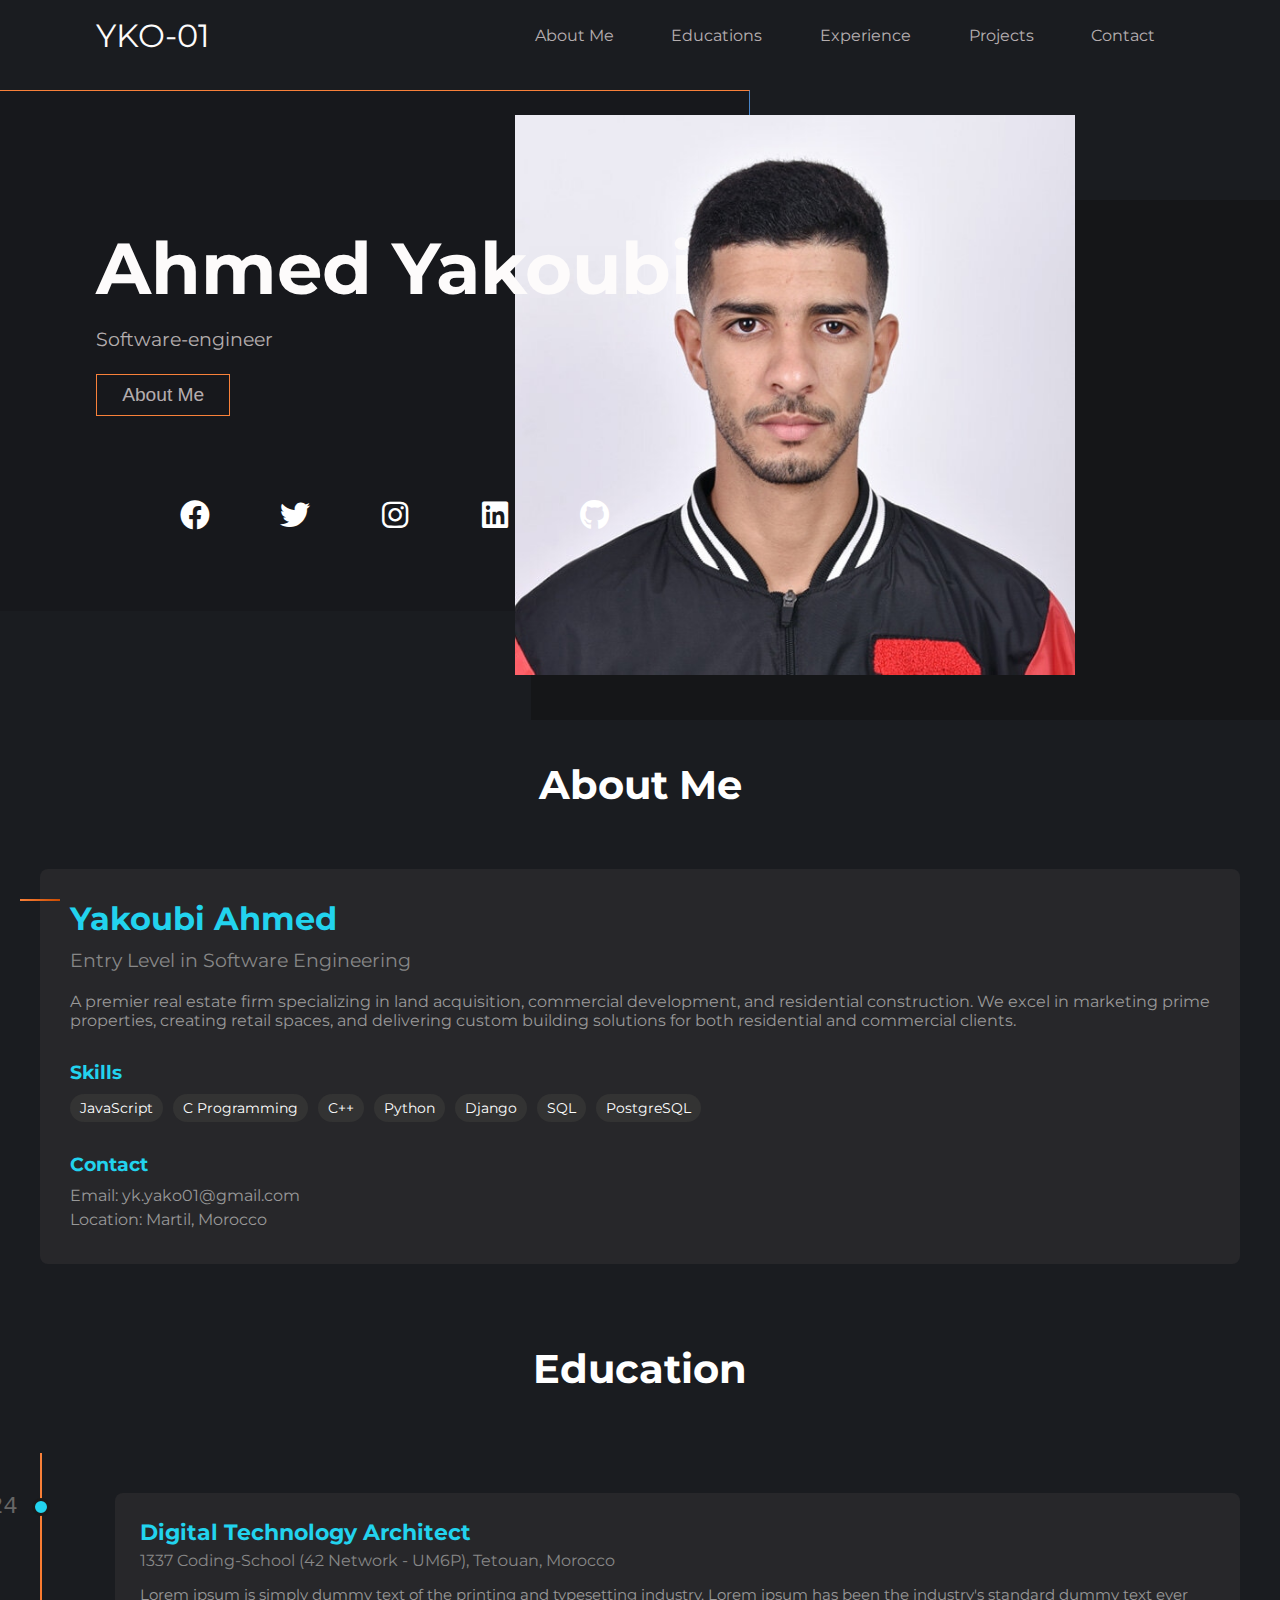
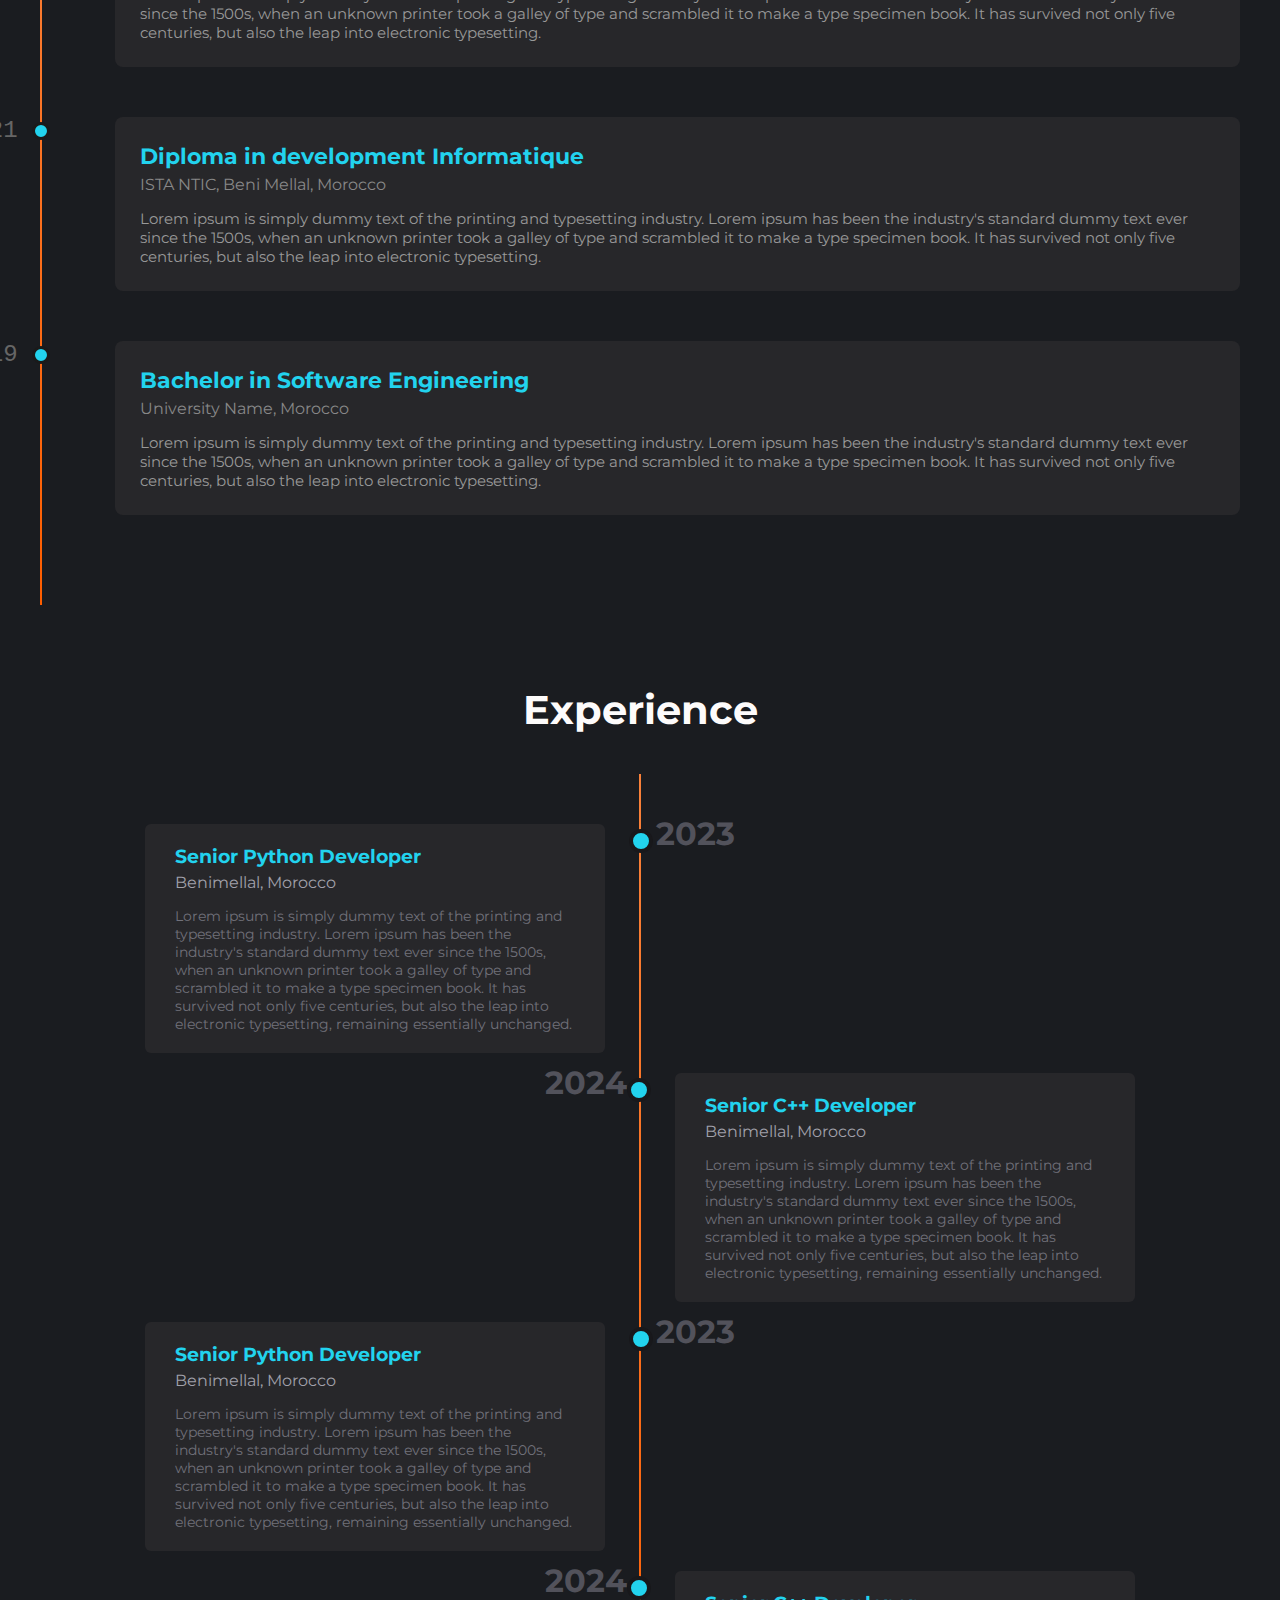
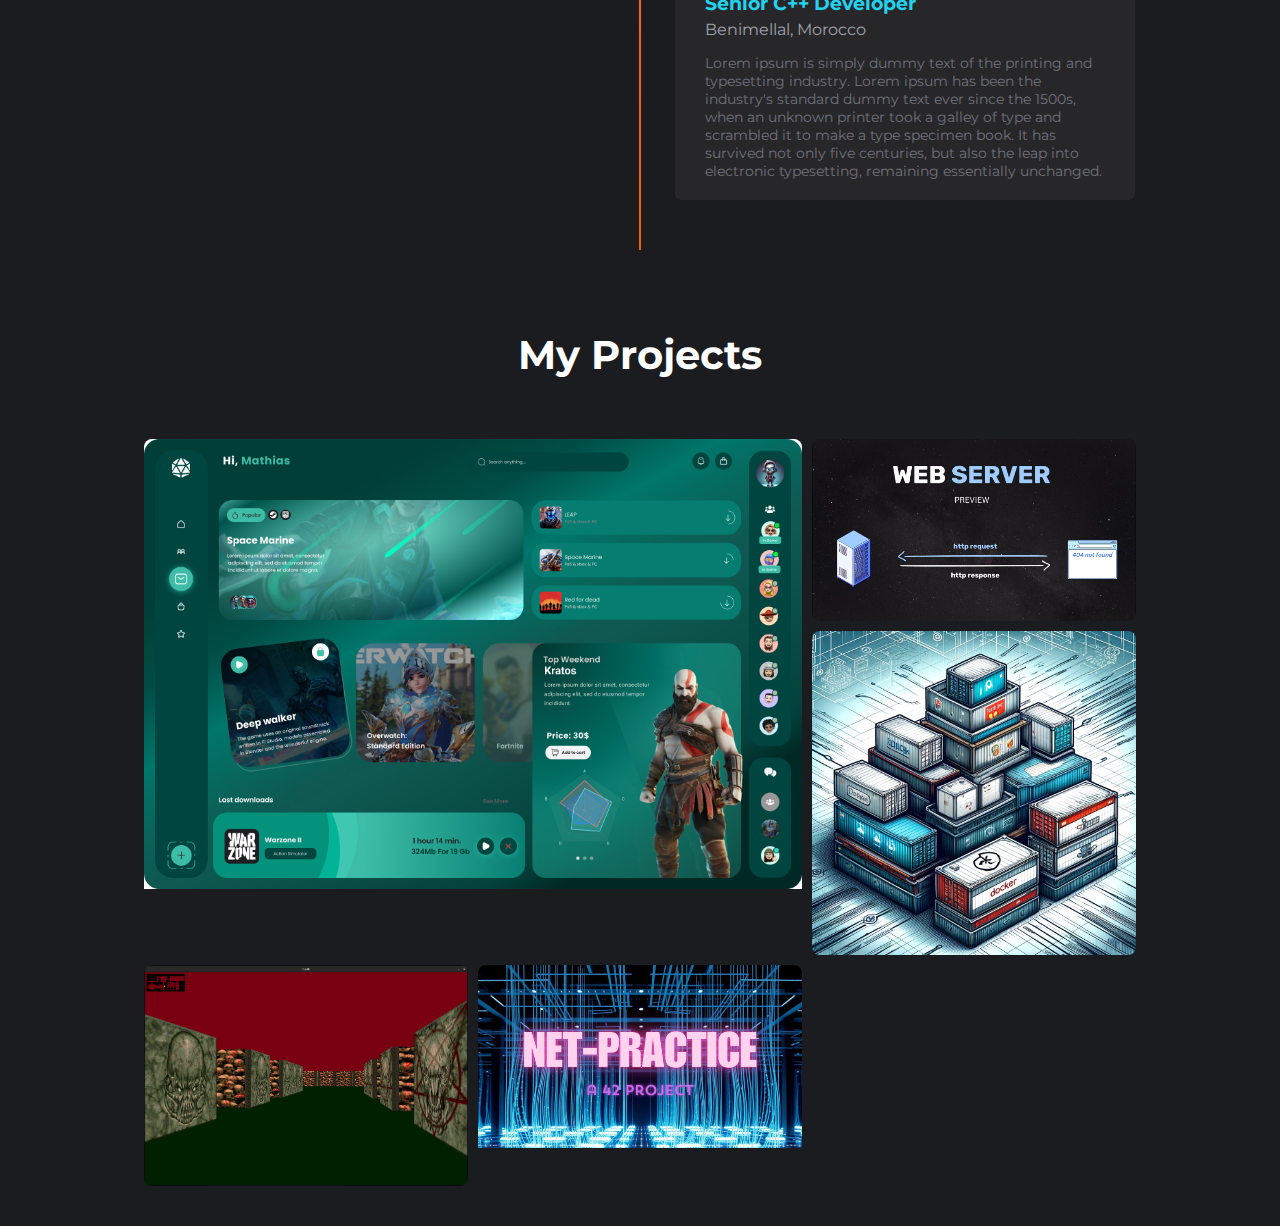
<file: index.html>
<!DOCTYPE html>
<html lang="en">
<head>
    <meta charset="UTF-8">
    <meta name="viewport" content="width=device-width, initial-scale=1.0">
    <title>Ahmed Yakoubi</title>
    <link rel="stylesheet" href="style/style.css">
    <link rel="stylesheet" href="https://cdnjs.cloudflare.com/ajax/libs/font-awesome/6.0.0/css/all.min.css">
</head>
<body>
    <header class="nav center">
        <p class="logo">YKO-01</p>
        <input type="checkbox" name="" class="checkBtn"/>
        <ol class="center">
            <a href="#about-me"><li>About Me</li></a>
            <a href="#education"><li>Educations</li></a>
            <a href="#experience"><li>Experience</li></a>
            <a href="#projects"><li>Projects</li></a>
            <a href=""><li>Contact</li></a>
        </ol>
    </header>
    <section class="main">
        <div class="box">
            <h1>Ahmed Yakoubi</h1>
            <p>Software-engineer</p>
            <button class="btn">About Me</button>
            <div class="wrapper">
                <div class="icon facebook">
                    <div class="tooltip">facebook</div>
                    <span><i class="fa-brands fa-facebook"></i></span>
                </div>
                <div class="icon twitter">
                    <div class="tooltip">Twitter</div>
                    <span><i class="fa-brands fa-twitter"></i></span>
                </div>
                <div class="icon instagram">
                    <div class="tooltip">Instagram</div>
                    <span><i class="fa-brands fa-instagram"></i></span>
                </div>
                <div class="icon linkedin">
                    <div class="tooltip">Linkedin</div>
                    <span><i class="fa-brands fa-linkedin"></i></span>
                </div>
                <div class="icon github">
                    <div class="tooltip">Github</div>
                    <span><i class="fa-brands fa-github"></i></span>
                </div>
            </div>
        </div>
        <img src="../media/profile1.jpg" alt="">
    </section>
    <div class="about-me" id="about-me">
        <h1>About Me</h1>
        <div class="about-content">
            <!-- <div class="profile-image">
                <img src="/placeholder.svg?height=300&width=300" alt="Profile Picture">
            </div> -->
            <div class="bio">
                <h2>Yakoubi Ahmed</h2>
                <h3>Entry Level in Software Engineering</h3>
          <p>A premier real estate firm specializing in land acquisition, commercial development, and residential construction. We excel in marketing prime properties, creating retail spaces, and delivering custom building solutions for both residential and commercial clients.</p>
          <div class="skills">
                    <h4>Skills</h4>
                    <ul>
                        <li>JavaScript</li>
                        <li>C Programming</li>
                        <li>C++</li>
                        <li>Python</li>
                        <li>Django</li>
                        <li>SQL</li>
                        <li>PostgreSQL</li>
                    </ul>
                </div>
                <div class="contact-info">
                    <h4>Contact</h4>
                    <p>Email: yk.yako01@gmail.com</p>
                    <p>Location: Martil, Morocco</p>
                </div>
            </div>
        </div>
    </div>
    <div class="education" id="education">
        <h1>Education</h1>
        <div class="timeline">
            <div class="timeline-item">
                <div class="year">2024</div>
                <div class="dot"></div>
                <div class="content">
                    <h2>Digital Technology Architect</h2>
                    <h3>1337 Coding-School (42 Network - UM6P), Tetouan, Morocco</h3>
                    <p>Lorem ipsum is simply dummy text of the printing and typesetting industry. Lorem ipsum has been the industry's standard dummy text ever since the 1500s, when an unknown printer took a galley of type and scrambled it to make a type specimen book. It has survived not only five centuries, but also the leap into electronic typesetting.</p>
                </div>
            </div>

            <div class="timeline-item">
                <div class="year">2021</div>
                <div class="dot"></div>
                <div class="content">
                    <h2>Diploma in development Informatique</h2>
                    <h3>ISTA NTIC, Beni Mellal, Morocco</h3>
                    <p>Lorem ipsum is simply dummy text of the printing and typesetting industry. Lorem ipsum has been the industry's standard dummy text ever since the 1500s, when an unknown printer took a galley of type and scrambled it to make a type specimen book. It has survived not only five centuries, but also the leap into electronic typesetting.</p>
                </div>
            </div>
            <div class="timeline-item">
                <div class="year">2019</div>
                <div class="dot"></div>
                <div class="content">
                    <h2>Bachelor in Software Engineering</h2>
                    <h3>University Name, Morocco</h3>
                    <p>Lorem ipsum is simply dummy text of the printing and typesetting industry. Lorem ipsum has been the industry's standard dummy text ever since the 1500s, when an unknown printer took a galley of type and scrambled it to make a type specimen book. It has survived not only five centuries, but also the leap into electronic typesetting.</p>
                </div>
            </div>
        </div>
    </div>
    <div class="experiece" id="experience">
        <h1>Experience</h1>
        <div class="timeline">
            <div class="timeline-item">
                <div class="year">2023</div>
                <div class="content">
                    <h2>Senior Python Developer</h2>
                    <h3>Benimellal, Morocco</h3>
                    <p>Lorem ipsum is simply dummy text of the printing and typesetting industry. Lorem ipsum has been the industry's standard dummy text ever since the 1500s, when an unknown printer took a galley of type and scrambled it to make a type specimen book. It has survived not only five centuries, but also the leap into electronic typesetting, remaining essentially unchanged.</p>
                </div>
            </div>
            <div class="timeline-item">
                <div class="year">2024</div>
                <div class="content">
                    <h2>Senior C++ Developer</h2>
                    <h3>Benimellal, Morocco</h3>
                    <p>Lorem ipsum is simply dummy text of the printing and typesetting industry. Lorem ipsum has been the industry's standard dummy text ever since the 1500s, when an unknown printer took a galley of type and scrambled it to make a type specimen book. It has survived not only five centuries, but also the leap into electronic typesetting, remaining essentially unchanged.</p>
                </div>
            </div>
            <div class="timeline-item">
                <div class="year">2023</div>
                <div class="content">
                    <h2>Senior Python Developer</h2>
                    <h3>Benimellal, Morocco</h3>
                    <p>Lorem ipsum is simply dummy text of the printing and typesetting industry. Lorem ipsum has been the industry's standard dummy text ever since the 1500s, when an unknown printer took a galley of type and scrambled it to make a type specimen book. It has survived not only five centuries, but also the leap into electronic typesetting, remaining essentially unchanged.</p>
                </div>
            </div>
            <div class="timeline-item">
                <div class="year">2024</div>
                <div class="content">
                    <h2>Senior C++ Developer</h2>
                    <h3>Benimellal, Morocco</h3>
                    <p>Lorem ipsum is simply dummy text of the printing and typesetting industry. Lorem ipsum has been the industry's standard dummy text ever since the 1500s, when an unknown printer took a galley of type and scrambled it to make a type specimen book. It has survived not only five centuries, but also the leap into electronic typesetting, remaining essentially unchanged.</p>
                </div>
            </div>
        </div>
    </div>
    <div class="projects" id="projects">
        <h1>My Projects</h1>
        <div class="project-list">
            <div class="project-item large">
                <img src="media/trn.jpg" alt="Project 1">
                <div class="project-content">
                    <h2>Gaming Platform with AI and Secure User Management</h2>
                    <p>Built a feature-rich gaming platform using Django as the backend framework. The project integrates multiplayer functionality, AI-driven gameplay,
                        and secure authentication methods. Ensured scalability and maintainability with modular architecture and DevOps practices.</p>
                    <!-- <div class="project-tags">
                        <span>React</span>
                        <span>Node.js</span>
                        <span>MongoDB</span>
                    </div> -->
                    <a href="#" class="project-link">View Project</a>
                </div>
              </div>
              <div class="project-item">
                <img src="media/webserve.jpg" alt="Project 5">
                <div class="project-content">
                    <h2>HTTP Server Implementation in C++</h2>
                    <p>Developed a robust HTTP server from scratch using C++98, demonstrating deep understanding of network protocols, server-side programming, and
                        system-level operations.</p>
                    <!-- <div class="project-tags">
                        <span>JavaScript</span>
                        <span>API Integration</span>
                        <span>CSS3</span>
                        <span>Django</span>
                        <span>PostgreSQL</span>
                        <span>Docker</span>
                    </div> -->
                    <a href="#" class="project-link">View Project</a>
                </div>
              </div>
              <div class="project-item">
                <img src="media/incep.webp" alt="Project 3">
                <div class="project-content">
                    <h2>Docker-based Web Infrastructure Implementation</h2>
                    <p>Designed and implemented a scalable web infrastructure using Docker, ensuring high availability and fault tolerance for a range of web applications.</p>
                    <a href="#" class="project-link">View Project</a>
                </div>
              </div>
              <div class="project-item">
                <img src="media/cub3d.png" alt="Project 2">
                <div class="project-content">
                    <h2>cub3D (Raycasting Game Engine)</h2>
                    <p>Developed a 3D game engine from scratch using C and the raycasting technique. The project emphasizes algorithmic thinking, memory management, and
                        performance optimization.</p>
                    <a href="#" class="project-link">View Project</a>
                </div>
              </div>
              <div class="project-item highlighted">
                <img src="media/net.jpg" alt="Project 4">
                <div class="project-content">
                    <h2>Network Configuration Simulator</h2>
                    <p>Completed a hands-on networking project involving TCP/IP addressing and network troubleshooting through a web-based simulation interface.</p>
                    <a href="#" class="project-link">View Project</a>
              </div>
              <!-- <div class="project-item">
                <img src="image5.jpg" alt="Project 5">
              </div>
              <div class="project-item">
                <img src="image6.jpg" alt="Project 6">
              </div>
              <div class="project-item">
                <img src="image7.jpg" alt="Project 7"> -->
            <!-- <div class="project-item"> -->
                <!-- <div class="project-image">
                    <img src="../media/image.png" alt="Project 1">
                </div>
                <div class="project-content">
                    <h2>ft_transcendence(Gaming Platform with AI and Secure User Management)</h2>
                    <p>The cub3D project focuses on enhancing foundational skills such as rigor, C programming, algorithm design, and information research. As a graphic design project, it offers an opportunity to improve proficiency in key areas like window management, color handling, event processing, and shape filling. Ultimately, cub3D serves as an engaging platform to explore the practical applications of mathematics, allowing the use of mathematical concepts to craft elegant and efficient algorithms.</p>
                    <div class="project-tags">
                        <span>React</span>
                        <span>Node.js</span>
                        <span>MongoDB</span>
                    </div>
                    <a href="#" class="project-link">View Project</a>
                </div> -->
            <!-- </div>
            <div class="project-item"> -->
                <!-- <div class="project-image">
                    <img src="/placeholder.svg?height=200&width=300" alt="Project 2">
                </div>
                <div class="project-content"> -->
                    <!-- <h2>ft_transcendence(Gaming Platform with AI and Secure User Management)</h2>
                    <p>Built a feature-rich gaming platform using Django as the backend framework. The project integrates multiplayer functionality, AI-driven gameplay, and secure authentication methods. Ensured scalability and maintainability with modular architecture and DevOps practices.</p>
            <p><span>Backend Development with Django:</span>
Utilized Django to implement user management, remote authentication, and database integration for seamless tournament tracking.</p>
            <p><span>Enhanced Gameplay and AI Integration:</span>
              Designed remote multiplayer capabilities and introduced AI opponents with game stats dashboards for improved user experience.</p>
            <p><span>DevOps and Security Focus:</span>
              log management infrastructure and implemented 2FA with JWT to ensure secure operations.</p>
                    <div class="project-tags">
                        <span>JavaScript</span>
                        <span>API Integration</span>
                        <span>CSS3</span>
                        <span>Django</span>
                        <span>PostgreSQL</span>
                        <span>Docker</span>
                    </div>
                    <a href="#" class="project-link">View Project</a> -->
                <!-- </div>
            </div>
            <div class="project-item"> -->
                <!-- <div class="project-image">
                    <img src="/placeholder.svg?height=200&width=300" alt="Project 3">
                </div>
                <div class="project-content">
                    <h2>Project 3: Task Management System</h2>
                    <p>A collaborative task management system with features like task assignment, progress tracking, and deadline notifications. Built with Vue.js and Firebase.</p>
                    <div class="project-tags">
                        <span>Vue.js</span>
                        <span>Firebase</span>
                        <span>Real-time Updates</span>
                    </div>
                    <a href="#" class="project-link">View Project</a>
                </div> -->
            <!-- </div> -->
        </div>
    </div>
</body>
</html>
</file>
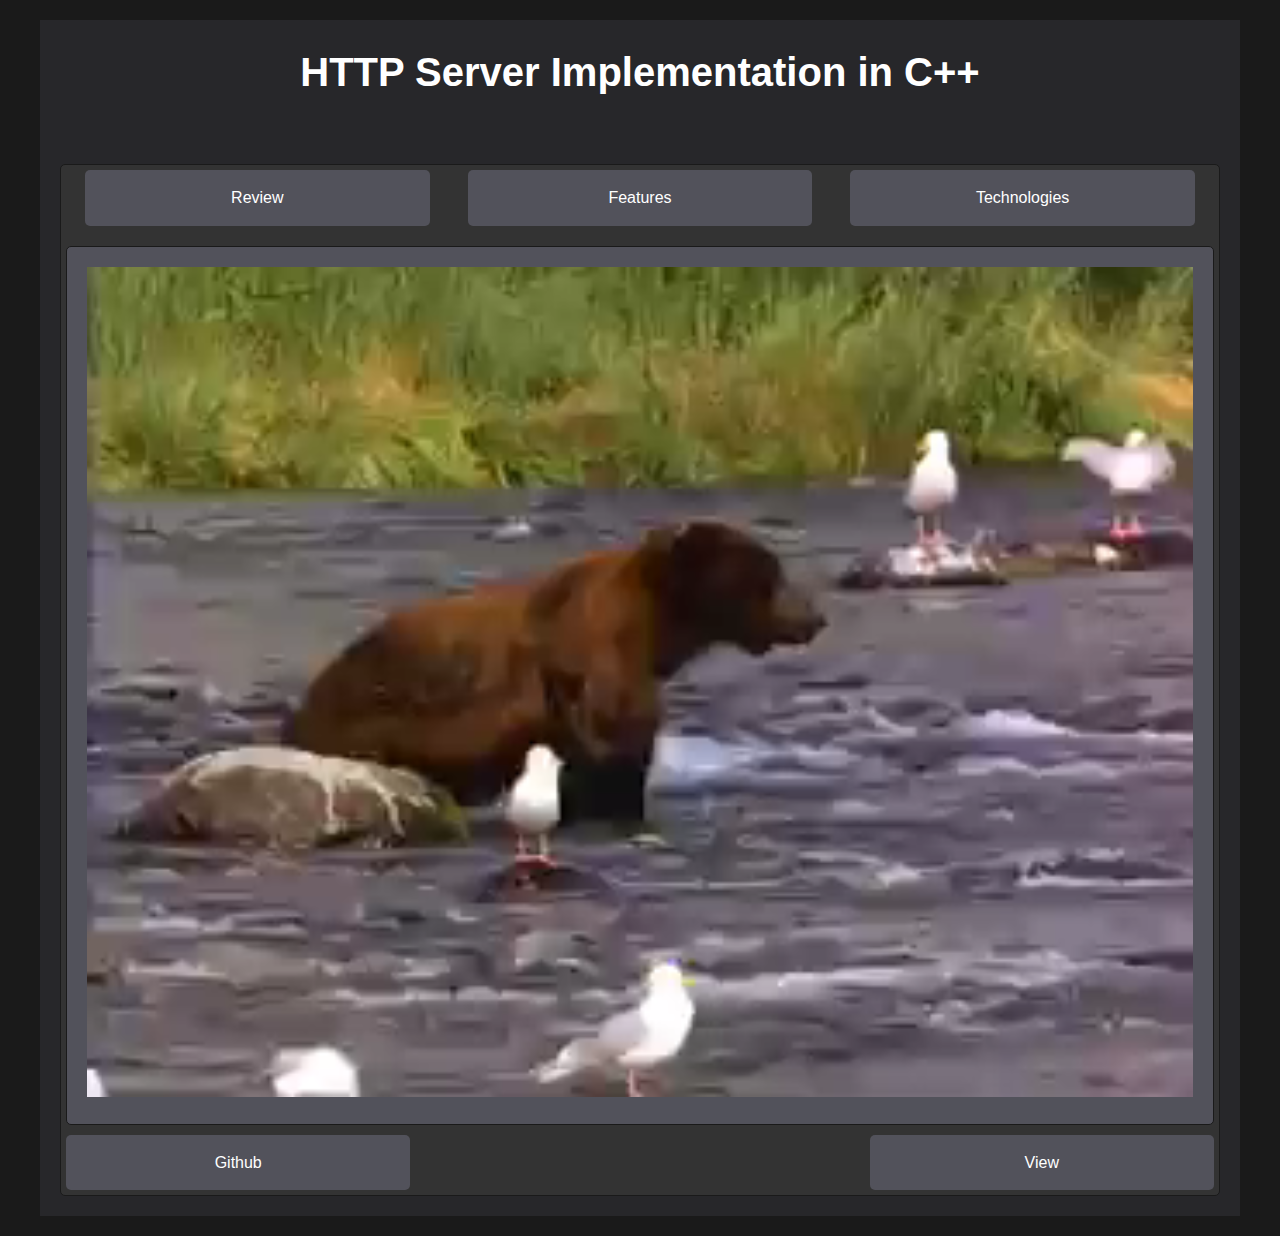
<file: index2.html>
<!DOCTYPE html>
<html lang="en">
<head>
    <meta charset="UTF-8">
    <meta name="viewport" content="width=device-width, initial-scale=1.0">
    <title>My Projects</title>
    <link rel="stylesheet" href="styles.css">
</head>
<body>
    <div class="project-info">
        <h1>HTTP Server Implementation in C++</h1>
        <div class="project-section">
            <div class="project-nav">
                <ul>
                    <li>Review</li>
                    <li>Features</li>
                    <li>Technologies</li>
                </ul>
            </div>
            <div class="project-content">
                <div class="project-review">
                    <!-- <p>
                        This project is an implementation of an HTTP server in C++.
                        The server is capable of handling multiple requests concurrently.
                        The server is implemented using the C++ standard library and the Boost library.
                    </p> -->
                    <video src="media/movie.mp4" height="100%" width="100%"></video>
                </div>
                <!-- <div class="project-features">
                    <ul>
                        <li>HTTP Server</li>
                        <li>Concurrent Requests Handling</li>
                        <li>Boost Library</li>
                    </ul>
                </div>
                <div class="project-technologies">
                    <ul>
                        <li>C++</li>
                        <li>Boost</li>
                    </ul>
                </div> -->
        </div>
        <div class="list-link">
            <ul>
                <li><a href="#">Github</a></li>
                <li><a href="$">View</a></li>
            </ul>
        </div>
    </div>
</body>
</html>
</file>
<file: style/style.css>
@import url('https://fonts.googleapis.com/css2?family=Montserrat:wght@500&family=Work+Sans&display=swap');
*{
    margin: 0;
    padding: 0;
    box-shadow: border-box;
}
:root{
    --font: 'Montserrat', sans-serif;
    --prime-font: 'Work Sans', sans-serif;
    --bg: #1a1c20;
    --main-color: #f9813a;
    --main-font-color: #fdfbfb;
    --sec-font-color: #fcf1f1b4;
}

body{
    background: var(--bg);
    font-family: var(--font);
    color: var(--main-font-color);
    /* overflow: hidden; */
    max-width: 1900px;
    margin: 0 auto;
    /* display: flex; */
  /* justify-content: center; */
  /* align-items: center; */
}
.center{
    display: flex;
    justify-content: center;
    align-items: center;
}
.nav
{
    width: 85%;
    height: 70px;
    margin: 0 auto;
    justify-content: space-between;
}
.checkBtn{
    display: none;
}
.nav .logo{
    font-size: 2em;
}
.nav ol{
    list-style: none;
}
.nav ol a{
    text-decoration: none;
    color: var(--sec-font-color);
    margin: 0.3em;
    padding: 0.5em 1.5em;
    border-radius: 10px;
}
.nav ol a:hover{
    transition: background .8s;
    background: var(--main-color);
}
.main{
    width: 85%;
    height: 650px;
    margin: 0 auto;
    display: flex;
    align-items: center;
    position: relative;
}
.main::before, .main::after{
    content: '';
    width: 70%;
    height: 80%;
    background: #151618;
    position: absolute;
    bottom: 0;
    right: -10%;
    z-index: -10;
}
.main::after{
    background: #15161885;
    height: 80%;
    top: 20px;
    left: -10%;
    border-top: 1px solid #f9803a;
    border-right: 1px solid #4985c9;
    z-index: -11;
}
.box h1{
    font-size: 4.5em;
    margin-bottom: 0.2em;
}
.box p{
    font-size: 1.2em;
    color: var(--sec-font-color);
    margin-bottom: 1.2em;
}
.box .btn{
    font-size: 1.2em;
    background: none;
    color: var(--sec-font-color);
    border: none;
    cursor: pointer;
    border: 1px solid var(--main-color);
    width: 7em;
    height: 2.2em;
    transition: all .4s;
}
.box .btn:hover{
    background: var(--main-color);
}
.main img{
    width: 35em;
    position: absolute;
    right: 10%;
    z-index: -1;
}

@media (max-width: 1250px){
    .main img{ width: 25em; right: 0;}
}
@media (max-width: 1000px)
{
    body{ font-size: 14px;}
    .main img{ width: 35em; top: 80px}
    .main{ align-items: flex-end;}
    .checkBtn{
        display: block; width: 25px;
        height: 25px; cursor: pointer;
        position: relative; appearance: none;
        -webkit-appearance: none;
    }
    .checkBtn::before{
        content: '\f0c9'; font-family: 'Font Awesome 5 Free';
        font-weight: 700; font-size: 1.9em;
        color: var(--sec-font-color);
    }
    .checkBtn:checked::before{ content: '\f00d'}
    .nav ol{
        position: absolute; width: 100%;
        flex-direction: column; background: var(--bg);
        top: 80px; left: 0;
        z-index: 9999; padding: 1.2em;
        clip-path: polygon(0 0, 100% 0, 0 0); transition: clip-path .4s;
    }
    .checkBtn:checked ~ ol{clip-path: polygon(0 0, 100% 0, 100% 100%, 0 100%);}
    .nav ol::before{
        content: ''; position: absolute;
        bottom: 0; left: 0;
        width: 100%; height: 5px;
        background: var(--main-color);
    }
}
@media (max-width: 900px){
    .main img{ width: 30em;}
}
@media (max-width: 600px){
    .mian img{
        width: 22em;
    }
}
@media (max-width: 400px){
    body{ font-size: 10px;}
    .main{  height: 450px;}
}

/* media style */
.wrapper{
    display: flex;
    justify-content: center;
    align-content: center;
    margin-top: 50px;
}
.wrapper .icon{
    position: relative;
    border-radius: 50%;
    padding: 15px;
    margin: 10px;
    width: 50px;
    height: 50px;
    font-size: 30px;
    display: flex;
    justify-content: center;
    align-items: center;
    flex-direction: column;
    cursor: pointer;
}

.wrapper .icon i{
    color: #fff;
    transition: .4s linear;
}

.wrapper .icon::before,
.wrapper .icon::after{
    content: '';
    position: absolute;
    box-sizing: border-box;
    width: 100%;
    height: 100%;
    left: 0;
    right: 0;
    transition: .4s linear;
}

.wrapper .icon:hover::before{
    border-radius: 50%;
    border-left: 4px solid;
    border-right: 4px solid;
    transform: skewY(-30deg);
    color: #fff;
}

.wrapper .icon:hover::after{
    border-radius: 50%;
    border-top: 4px solid;
    border-bottom: 4px solid;
    transform: skewX(-20deg);
    color: #fff;
}

.wrapper .tooltip{
    position: absolute;
    top: 0;
    font-size: 14px;
    color: #fff;
    padding: 5px 8px;
    border-radius: 5px;
    box-shadow: 0 10px 10px rgba(0, 0, 0, 0.1);
    opacity: 0;
    pointer-events: none;
    transition: all .3s cubic-bezier(0.68, -0.55, 0.265, 1.55);
}

.wrapper .icon:hover .tooltip{
    top: -45px;
    opacity: 1;
    visibility: visible;
    pointer-events: auto;
}

/* About Me sytle */
.about-me {
    max-width: 1200px;
    margin: 0 auto;
    padding: 40px 20px;
}

.about-me h1 {
    text-align: center;
    font-size: 2.5rem;
    margin-bottom: 60px;
    color: #ffffff;
}

.about-content {
    display: flex;
    gap: 40px;
    align-items: flex-start;
}

.profile-image {
    flex: 0 0 300px;
}

.profile-image img {
    width: 100%;
    height: auto;
    border-radius: 50%;
    border: 4px solid #22d3ee;
}

.bio {
    flex: 1;
    background-color: #27272a;
    padding: 30px;
    border-radius: 8px;
    position: relative;
}

.bio::before {
    content: '';
    position: absolute;
    left: -20px;
    top: 30px;
    width: 40px;
    height: 2px;
    background: linear-gradient(90deg, #f9813a, #cc4b00);
}

.bio h2 {
    color: #22d3ee;
    font-size: 2rem;
    margin-bottom: 10px;
}

.bio h3 {
    color: #888;
    font-size: 1.2rem;
    font-weight: normal;
    margin-bottom: 20px;
}

.bio p {
    color: #999;
    font-size: 1rem;
    margin-bottom: 20px;
}

.skills, .contact-info {
    margin-top: 30px;
}

.skills h4, .contact-info h4 {
    color: #22d3ee;
    font-size: 1.2rem;
    margin-bottom: 10px;
}

.skills ul {
    list-style-type: none;
    display: flex;
    flex-wrap: wrap;
    gap: 10px;
}

.skills li {
    background-color: #333;
    color: #fff;
    padding: 5px 10px;
    border-radius: 20px;
    font-size: 0.9rem;
}

.contact-info p {
    margin-bottom: 5px;
}

/* Hover effects */
.bio:hover {
    transform: translateY(-5px);
    transition: transform 0.3s ease;
    /* box-shadow: 0 5px 15px rgba(34, 211, 238, 0.1); */
}

.skills li:hover {
    background-color: #f9813a;
    transition: background-color 0.3s ease;
}

/* Responsive design */
@media (max-width: 768px) {
    .about-content {
        flex-direction: column;
    }

    .profile-image {
        flex: 0 0 auto;
        width: 200px;
        margin: 0 auto 30px;
    }

    .bio::before {
        left: 50%;
        top: -20px;
        width: 2px;
        height: 40px;
        transform: translateX(-50%);
    }
}



/* experience style */
.experiece {
    max-width: 1000px;
    margin: 0 auto;
    padding: 40px 20px;
}

.experiece h1 {
    text-align: center;
    font-size: 2.5rem;
    margin-bottom: 40px;
}

.experiece .timeline {
    position: relative;
    padding: 40px 0;
}

.experiece .timeline::before {
    content: '';
    position: absolute;
    width: 2px;
    background: linear-gradient(to bottom, #f9813a, #fc5c00);
    top: 0;
    bottom: 0;
    left: 50%;
    margin-left: -1px;
}

.experiece .timeline-item {
    padding: 10px 40px;
    position: relative;
    background-color: inherit;
    width: calc(50% - 40px);
}

.experiece .timeline-item:nth-child(odd) {
    left: -3.5%;
}

.experiece .timeline-item:nth-child(even) {
    left: 49.5%;
}

.experiece .timeline-item::after {
    content: '';
    position: absolute;
    width: 16px;
    height: 16px;
    right: -8px;
    background-color: #22d3ee;
    border: 4px solid #18181b;
    top: 15px;
    border-radius: 50%;
    z-index: 1;
}

.experiece .timeline-item:nth-child(even)::after {
    left: -8px;
}

.experiece .year {
    position: absolute;
    top: 0;
    font-size: 2rem;
    font-weight: bold;
    color: #52525b;
}

.experiece .timeline-item:nth-child(odd) .year {
    right: -90px;
}

.experiece .timeline-item:nth-child(even) .year {
    left: -90px;
}

.experiece .content {
    padding: 20px 30px;
    background-color: #27272a;
    position: relative;
    border-radius: 6px;
}

.experiece .content h2 {
    color: #22d3ee;
    margin-top: 0;
    margin-bottom: 5px;
    font-size: 1.2rem;
}

.experiece .content h3 {
    color: #a1a1aa;
    font-weight: normal;
    font-size: 1rem;
    margin-top: 0;
    margin-bottom: 15px;
}

.experiece .content p {
    color: #71717a;
    font-size: 0.9rem;
    margin: 0;
}

.experiece .timeline-item:hover .content {
    transform: translateX(5px);
    transition: transform 0.3s ease;
}
@media screen and (max-width: 768px) {
    .experiece .timeline::before {
        left: 31px;
    }

    .experiece .timeline-item {
        width: 100%;
        padding-left: 70px;
        padding-right: 25px;
    }

    .experiece .timeline-item:nth-child(odd) {
        left: 0;
    }

    .experiece .timeline-item:nth-child(even) {
        left: 0;
    }

    .experiece .timeline-item::after {
        left: 23px;
    }

    .experiece .timeline-item:nth-child(even)::after {
        left: 23px;
    }

    .experiece .year {
        position: absolute;
        left: 0;
        top: 0;
        font-size: 1.5rem;
    }

    .experiece .timeline-item:nth-child(odd) .year,
    .experiece .timeline-item:nth-child(even) .year {
        left: 0;
    }
}


/* Educations style */
.education {
    max-width: 1200px;
    margin: 0 auto;
    padding: 40px 20px;
}

.education h1 {
    text-align: center;
    font-size: 2.5rem;
    margin-bottom: 60px;
    color: #ffffff;
}

.education .timeline {
    position: relative;
    padding: 40px 0;
}

/* Vertical line */
.education .timeline::before {
    content: '';
    position: absolute;
    width: 2px;
    background: linear-gradient(180deg, #f9813a, #ff5e00);
    left: 0;
    top: 0;
    bottom: 0;
}

.education .timeline-item {
    position: relative;
    padding-left: 60px;
    margin-bottom: 50px;
}

/* Year styling */
.education .year {
    position: absolute;
    left: -80px;
    font-family: monospace;
    font-size: 1.5rem;
    color: #666;
    top: 0;
}

/* Dot marker */
.education .dot {
    position: absolute;
    left: -8px;
    top: 5px;
    width: 12px;
    height: 12px;
    border-radius: 50%;
    background-color: #22d3ee;
    border: 3px solid #1a1a1a;
}

/* Content section */
.education .content {
    background-color: #27272a;
    padding: 25px;
    border-radius: 8px;
    margin-left: 15px;
}

.education .content h2 {
    color: #22d3ee;
    font-size: 1.4rem;
    margin-bottom: 5px;
}

.education .content h3 {
    color: #888;
    font-size: 1rem;
    font-weight: normal;
    margin-bottom: 15px;
}

.education .content p {
    color: #999;
    font-size: 0.95rem;
}

/* Responsive design */
@media (max-width: 768px) {
    .education .timeline::before {
        left: 30px;
    }

    .education .timeline-item {
        padding-left: 90px;
    }

    .education .year {
        left: 0;
        top: -30px;
        font-size: 1.2rem;
    }

    .education .dot {
        left: 25px;
    }

    .education .content {
        margin-left: 0;
    }
}

/* Hover effects */
.education .timeline-item:hover .dot {
    background-color: #0891b2;
    transform: scale(1.2);
    transition: all 0.3s ease;
}

.education .timeline-item:hover .content {
    transform: translateX(5px);
    transition: transform 0.3s ease;
}



/* projects style */

.projects {
    max-width: 1600px;
    margin: 0 auto;
    padding: 40px 20px;
    display: flex;
    flex-direction: column;
    align-items: center;
    /* display: block;
    justify-content: center;
    align-items: center;
    text-align: center; */
}

.projects h1 {
    text-align: center;
    font-size: 2.5rem;
    margin-bottom: 60px;
    color: #ffffff;
}

.projects p span{
  font-weight: bold;
  font-size: 1.1em;

}
.project-list {
    display: grid;
    grid-template-columns: repeat(3, 1fr);
    gap: 10px;
    width: 80%;
    max-width: 1600px;
    /* display: flex; */
    /* gap: 40px; */
}

.project-item {
    position: relative;
  overflow: hidden;
  border-radius: 8px;


    /* width: 400px;
    height: 400px;
    border: 1px solid #333;
    background-color: #262626;
    border-radius: 8px;
    /* overflow: hidden; */
    /* display: flex;
    transition: transform 0.3s ease, box-shadow 0.3s ease; */
}


.project-item img {
    width: 100%;
    height: auto;
    display: block;
    transition: transform 0.3s ease;
}

.project-item:hover img {
    transform: scale(1.1);
}

.project-item.large {
    grid-column: 1 / span 2;
    grid-row: 1 / span 2;
}


.project-content {
    /* flex: 1;
    padding: 30px;
    display: flex;
    flex-direction: column; */
    width: 100%;
    position: absolute;
    top: 50%;
    left: 50%;
    transform: translate(-50%, -50%);
    text-align: center;
    opacity: 0;
    transition: opacity 0.3s ease;
}

.project-content h2 {
    color: #22d3ee;
    font-size: 1.4rem;
    /* font-weight: bolder; */
    margin-bottom: 15px;
}

.project-content p {
    color: #c1bebef3;
    font-size: 1rem;
    margin-bottom: 20px;
    flex-grow: 1;
}

.project-tags {
    display: flex;
    flex-wrap: wrap;
    gap: 10px;
    margin-bottom: 20px;
}

.project-tags span {
    background-color: #333;
    color: #fff;
    padding: 5px 10px;
    border-radius: 20px;
    font-size: 0.9rem;
    transition: background-color 0.3s ease;
}

.project-tags span:hover {
    background-color: #22d3ee;
}

.project-link {
    display: inline-block;
    background-color: #22d3ee;
    color: #1a1a1a;
    text-decoration: none;
    padding: 10px 20px;
    border-radius: 5px;
    font-weight: bold;
    transition: background-color 0.3s ease;
    align-self: flex-start;
}

.project-link:hover {
    background-color: #0891b2;
}
  
  /* .project-item.highlighted {
    border: 5px solid red;
    transform: rotate(-3deg);
  } */


.project-item:hover img{
    opacity: 0.1;
}

.project-item:hover .project-content {
    opacity: 1;
}



/* .project-item:hover {
    transform: translateY(-5px);
    box-shadow: 0 5px 15px rgba(34, 211, 238, 0.1);
}

.project-image {
    flex: 0 0 300px;
}

.project-image img {
    width: 100%;
    height: 100%;
    object-fit: cover;
}*/

/* .project-content {
    flex: 1;
    padding: 30px;
    display: flex;
    flex-direction: column;
}

.project-content h2 {
    color: #22d3ee;
    font-size: 1.5rem;
    margin-bottom: 15px;
}

.project-content p {
    color: #999;
    font-size: 1rem;
    margin-bottom: 20px;
    flex-grow: 1;
}

.project-tags {
    display: flex;
    flex-wrap: wrap;
    gap: 10px;
    margin-bottom: 20px;
}

.project-tags span {
    background-color: #333;
    color: #fff;
    padding: 5px 10px;
    border-radius: 20px;
    font-size: 0.9rem;
    transition: background-color 0.3s ease;
}

.project-tags span:hover {
    background-color: #22d3ee;
}

.project-link {
    display: inline-block;
    background-color: #22d3ee;
    color: #1a1a1a;
    text-decoration: none;
    padding: 10px 20px;
    border-radius: 5px;
    font-weight: bold;
    transition: background-color 0.3s ease;
    align-self: flex-start;
}

.project-link:hover {
    background-color: #0891b2;
} */

/* Responsive design */
/* @media (max-width: 768px) {
    .project-item {
        flex-direction: column;
    }

    .project-image {
        flex: 0 0 200px;
    }
} */
</file>
<file: styles.css>
* {
    margin: 0;
    padding: 0;
    box-sizing: border-box;
}

body {
    font-family: Arial, sans-serif;
    background-color: #1a1a1a;
    color: #ffffff;
    line-height: 1.6;
    padding: 20px;
}

.project-info{
    max-width: 1200px;
    margin: 0 auto;
    padding: 20px;
    background-color: #27272a;
}

.project-info h1 {
    text-align: center;
    font-size: 2.5rem;
    margin-bottom: 60px;
    color: #ffffff;
}

.project-info .project-section {
    border: #1a1a1a 1px solid;
    border-radius: 5px;
    background-color: #333333;
}

.project-info .project-section ul {
    list-style-type: none;
    padding: 5px;
    display: flex;
    justify-content: space-around;
    /* background-color: #1a1a1a; */

}

.project-info .project-section ul li {
    padding: 15px;
    background-color: #52525b;
    width: 30%;
    text-align: center;
    border-radius: 5px;
    cursor: pointer;
}

.project-info .project-content {
    /* height: 100px; */
    padding: 20px;
    background-color: #52525b;
    border: #1a1a1a 1px solid;
    border-radius: 5px;
    margin: 5px;
    margin-top: 15px
}

.project-info .project-section .list-link ul {
    display: flex;
    justify-content: space-between;
    padding: 5px;
}

.project-info .project-section a {
    text-decoration: none;
    color: #ffffff;
}
</file>
